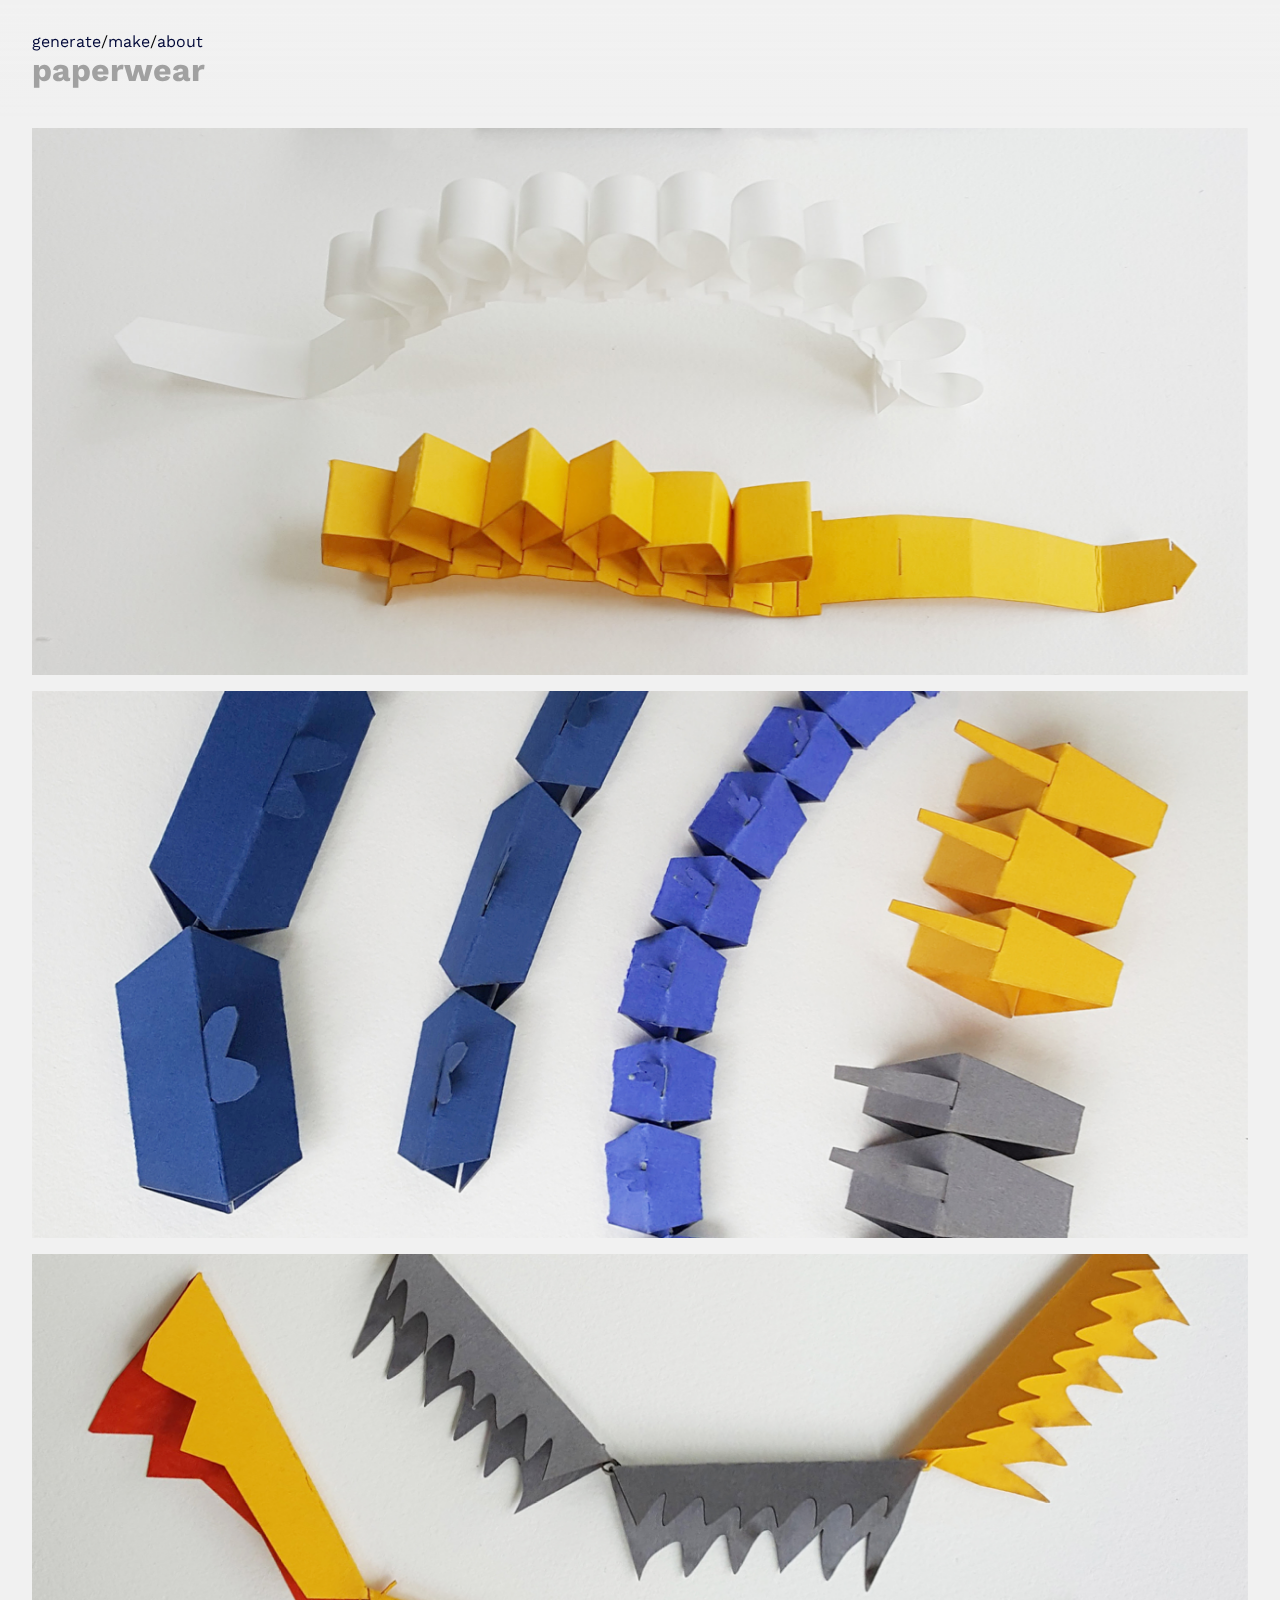
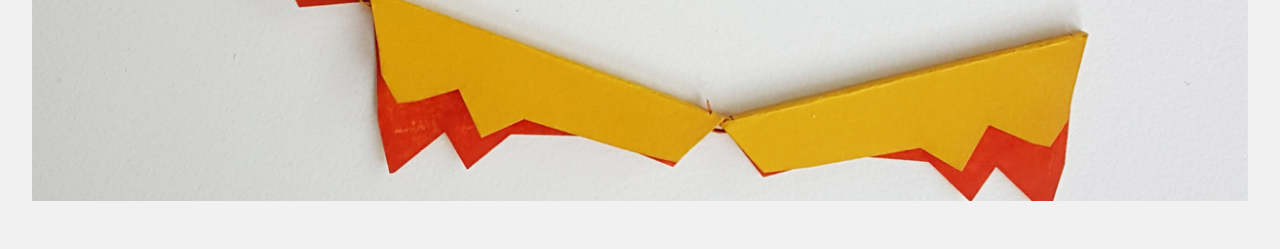
<file: index.html>
<!DOCTYPE html>
<html>

<head>
    <meta charset="UTF-8">
    <title>paperwear</title>
    <link rel="stylesheet" href="./styles/page_style.css">
    <link href="https://fonts.googleapis.com/css?family=Arvo|Work+Sans" rel="stylesheet">
</head>

<body>
    <div id=fixedContainer>
        <div id="fixedMenu">
            <a href="./index.html" class="menuLink">generate</a>/<a href="./content/use.html"
                class="menuLink">make</a>/<a href="./content/about.html" class="menuLink">about</a>
            <h1 id="title">paperwear</h1>

        </div>
    </div>

    <div id=mainFront>
        <div id=img-links>
            <div class="container">
                <a href="./content/braceletCubes/index.html">
                    <img src="./media/braceletBar.jpg" alt="Avatar" class="image" style="width:100%">
                    <div class="middle">
                        <div class="text">Bracelet</div>
                    </div>
                </a>
            </div>
            <div class="container">
                <a href="./content/necklaceFold/index.html">
                    <img src="./media/cubesBar.jpg" alt="Avatar" class="image" style="width:100%">
                    <div class="middle">
                        <div class="text">Fold Necklace</div>
                    </div>
                </a>
            </div>
            <div class="container">
                <a href="./content/necklaceBars/index.html">
                    <img src="./media/wavesBar.jpg" alt="Avatar" class="image" style="width:100%">
                    <div class="middle">
                        <div class="text">Bar Necklace</div>
                    </div>
                </a>
            </div>
        </div>

    </div>
</body>

</html>
</file>
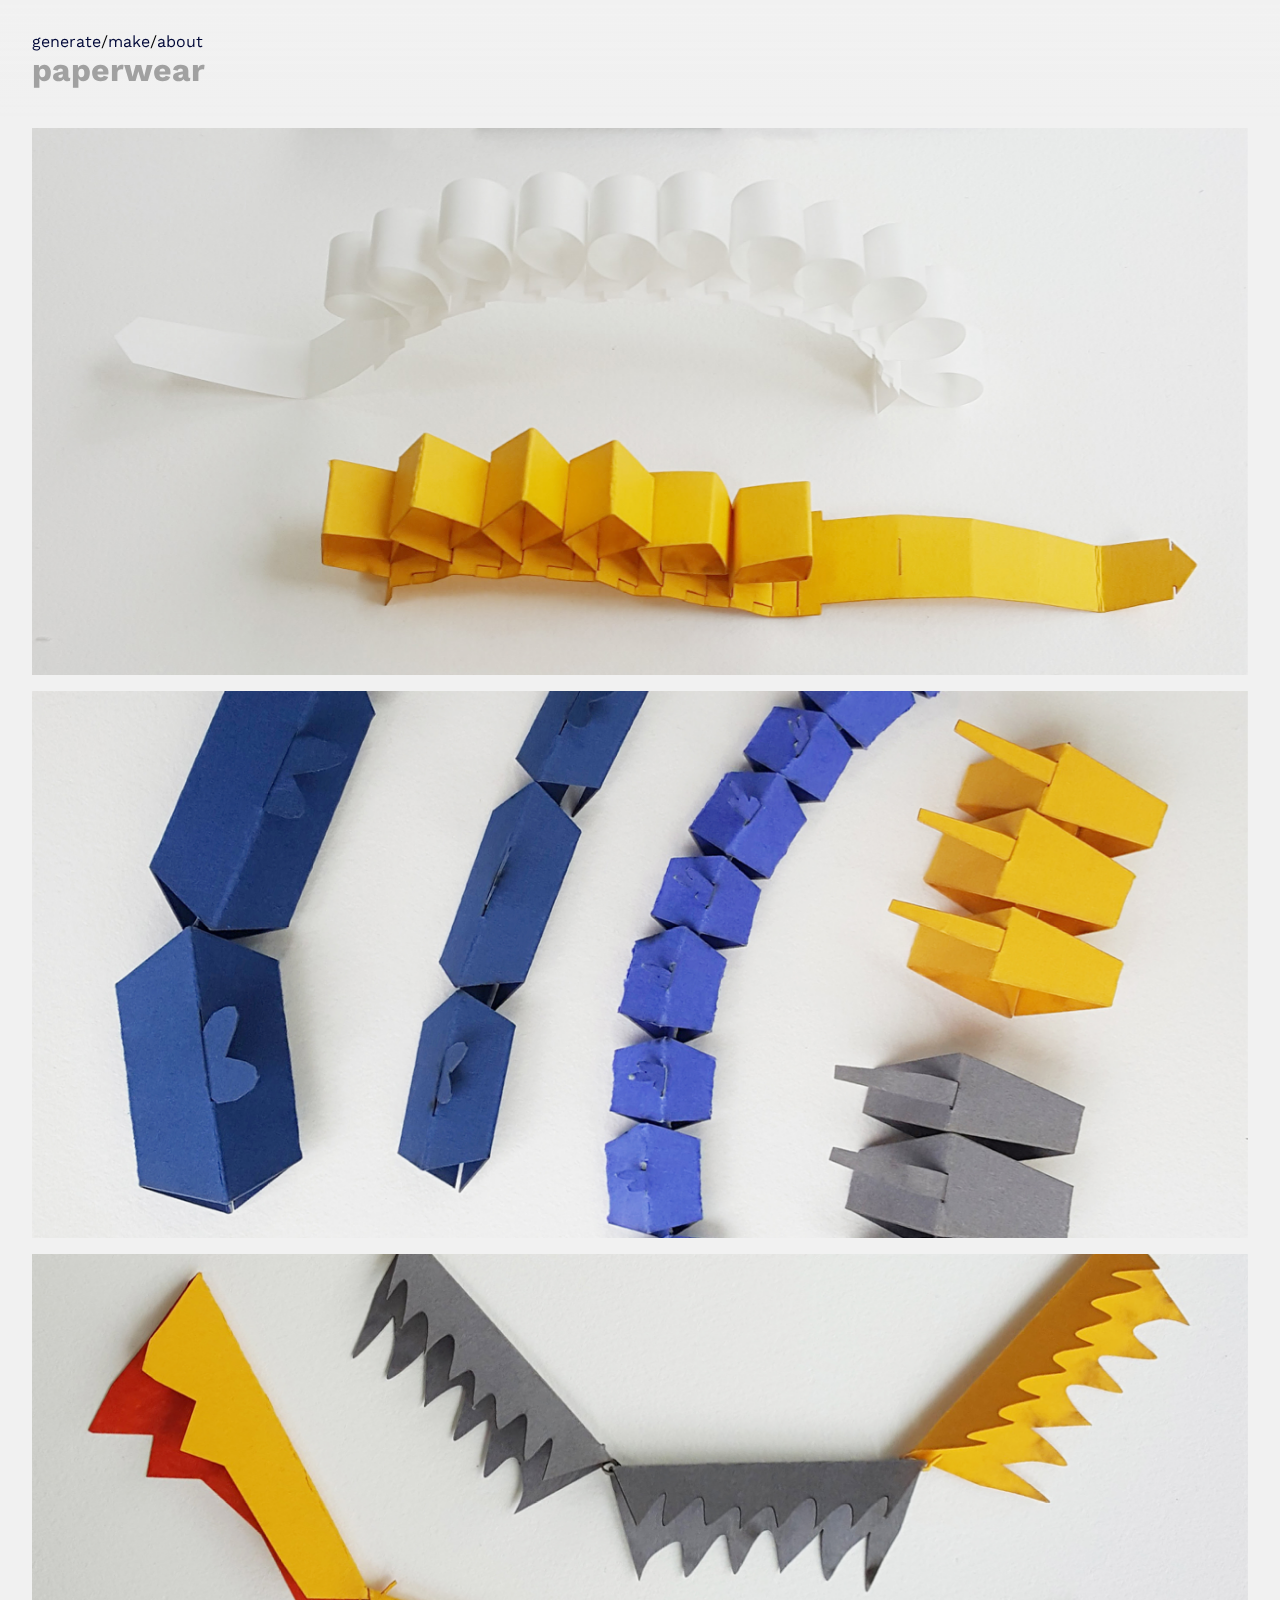
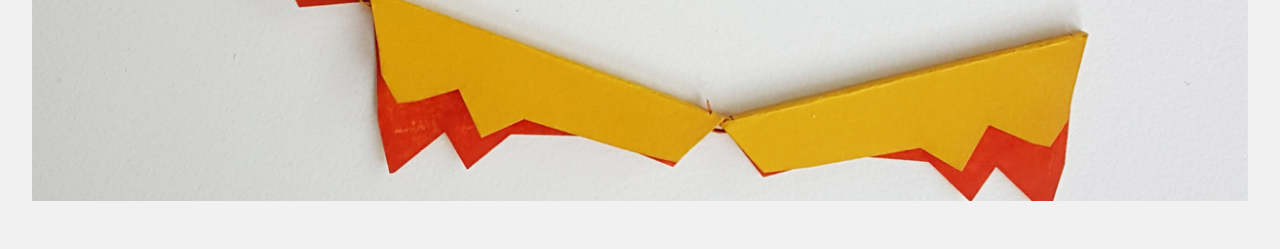
<file: content/index.html>
<!DOCTYPE html>
<html>

<head>
    <meta charset="UTF-8">
    <title>paperwear</title>
    <link rel="stylesheet" href="../../styles/page_style.css">
    <link href="https://fonts.googleapis.com/css?family=Arvo|Work+Sans" rel="stylesheet">
</head>

<body>
    <div id=fixedContainer>
        <div id="fixedMenu">
            <a href="./index.html" class="menuLink">generate</a>/<a href="./use.html" class="menuLink">make</a>/<a
                href="./about.html" class="menuLink">about</a>
            <h1 id="title">paperwear</h1>

        </div>
    </div>

    <div id=mainFront>
        <div id=img-links>
            <div class="container">
                <a href="braceletCubes/index.html">
                    <img src="../../media/braceletBar.jpg" alt="Avatar" class="image" style="width:100%">
                    <div class="middle">
                        <div class="text">Bracelet</div>
                    </div>
                </a>
            </div>
            <div class="container">
                <a href="necklaceFold/index.html">
                    <img src="../../media/cubesBar.jpg" alt="Avatar" class="image" style="width:100%">
                    <div class="middle">
                        <div class="text">Fold Necklace</div>
                    </div>
                </a>
            </div>
            <div class="container">
                <a href="necklaceBars/index.html">
                    <img src="../../media/wavesBar.jpg" alt="Avatar" class="image" style="width:100%">
                    <div class="middle">
                        <div class="text">Bar Necklace</div>
                    </div>
                </a>
            </div>
        </div>

    </div>
</body>

</html>
</file>
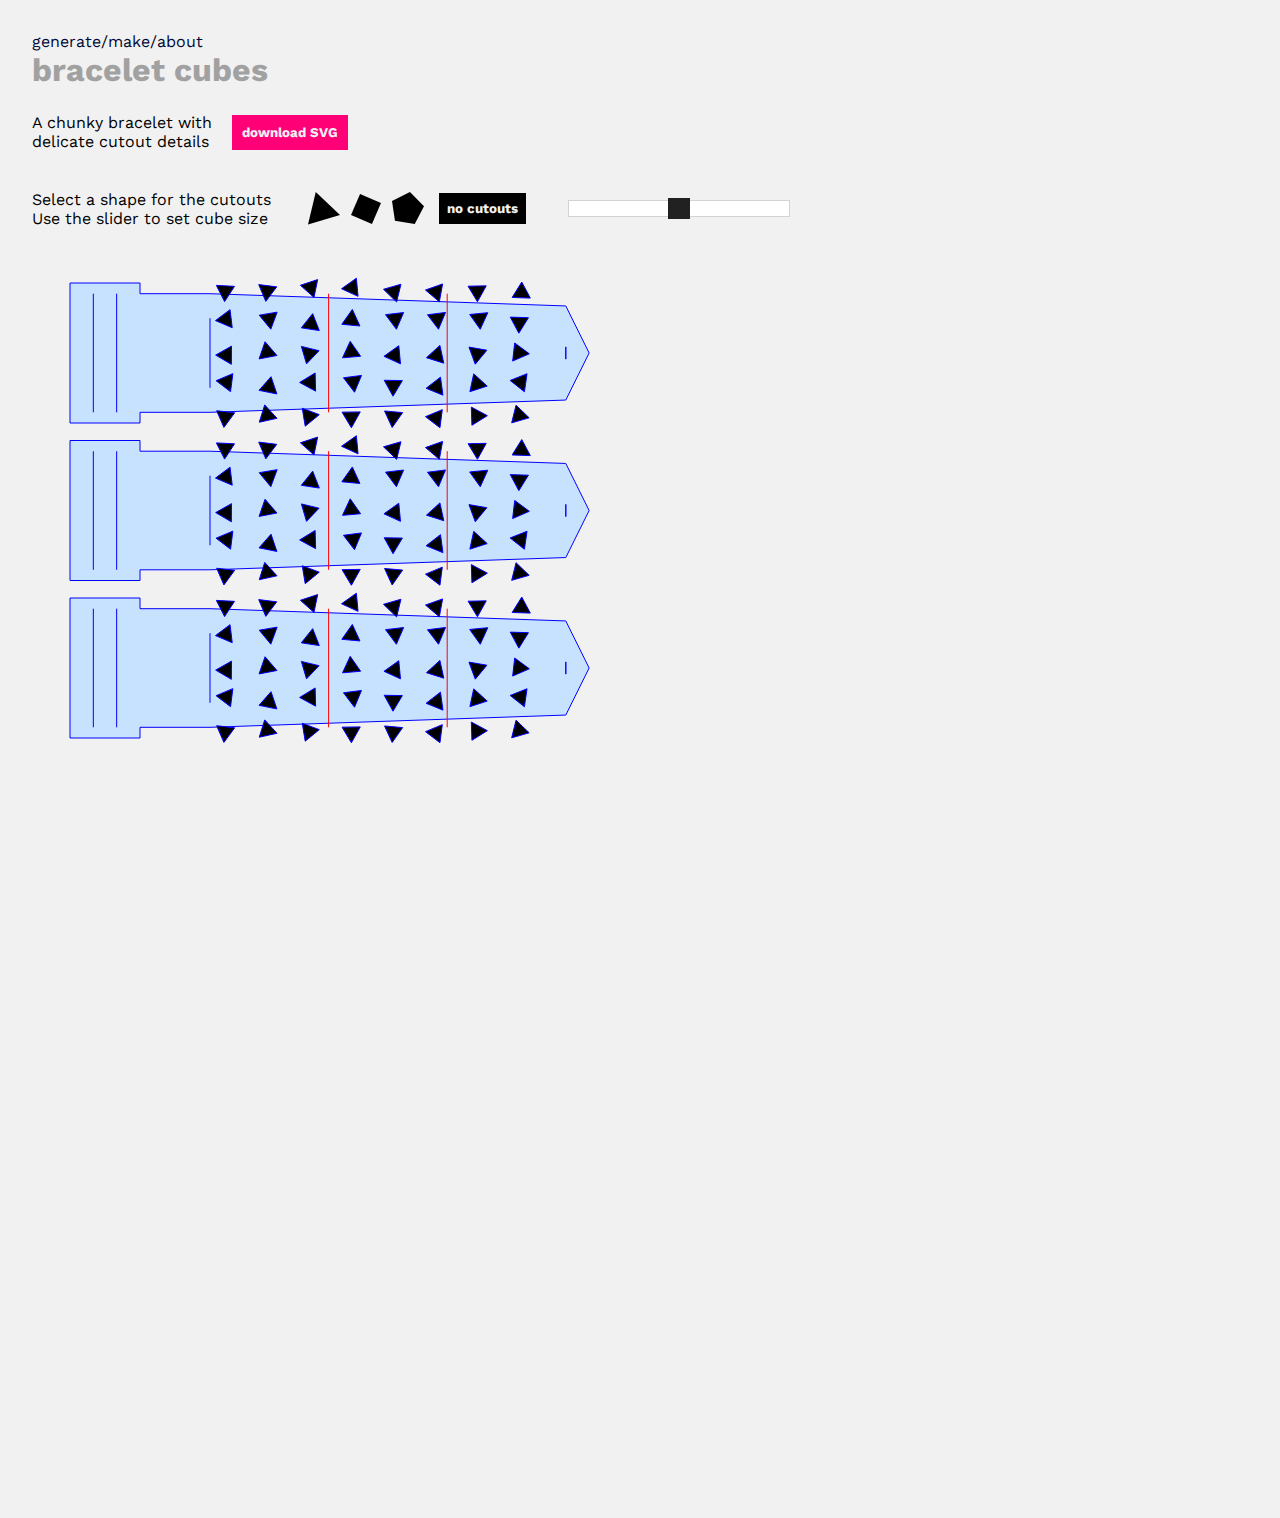
<file: content/braceletCubes/index.html>
<!DOCTYPE html>
<html>

<head>
  <meta charset="UTF-8" />
  <title>Bracelet Cubes</title>
  <link rel="stylesheet" href="../../styles/paper_style.css" />
  <script src="https://cdnjs.cloudflare.com/ajax/libs/jquery/3.6.0/jquery.min.js"
    integrity="sha512-894YE6QWD5I59HgZOGReFYm4dnWc1Qt5NtvYSaNcOP+u1T9qYdvdihz0PPSiiqn/+/3e7Jo4EaG7TubfWGUrMQ=="
    crossorigin="anonymous" referrerpolicy="no-referrer"></script>
  <link rel="stylesheet" href="../../library/jquery-ui.css" />
  <script src="../../library/jquery-ui.min.js"></script>
  <link href="https://fonts.googleapis.com/css?family=Arvo|Work+Sans" rel="stylesheet" />
  <script type="text/javascript" src="../../scripts/paper-full.js"></script>
  <script type="text/javascript" src="../../scripts/script.js"></script>
  <script type="text/javascript" src="../../scripts/braceletGUI.js"></script>
  <script language="javascript" type="text/javascript" src="../../scripts/perlin.js"></script>
  <script type="text/paperscript" src="../../scripts/braceletCubes.js" canvas="myCanvas"></script>
</head>

<body>
  <div id="main">
    <div id="fixedMenu">
      <a href="./../../index.html" class="menuLink">generate</a>/<a href="./../use.html" class="menuLink">make</a>/<a
        href="./../about.html" class="menuLink">about</a>
    </div>
    <div id=title>
      <h1>bracelet cubes</h1>
      <div id=lowerTitle>
        <div class="paper-text">
          A chunky bracelet with<br>delicate cutout details
        </div>
        <button id="download-to-svg">download SVG</button>
      </div>
    </div>
    <div id=menu>
      <div id="stepText">Select a shape for the
        cutouts <br />Use the slider to set cube size</div>
      <svg class="shapeButton" id="tri" xmlns="http://www.w3.org/2000/svg" viewBox="0 0 17.43 17.69">
        <path d="M4.23,0l13.2,12.51L0,17.69Z" />
      </svg>
      <svg class="shapeButton" id="sq" xmlns="http://www.w3.org/2000/svg" viewBox="0 0 20.83 20.83">
        <path class="cls-1" d="M6.54.66,20.17,6.54,14.29,20.17.66,14.29Z" />
      </svg>
      <svg class="shapeButton" id="pent" xmlns="http://www.w3.org/2000/svg" viewBox="0 0 19.69 19.76">
        <path d="M0,5.5,11.05,0l8.64,8.81L14,19.76,1.81,17.71Z" />
      </svg>
      <button class="genButton" id="noCutouts">
        no cutouts
      </button>
      <div id="slider"></div>
    </div>
  </div>
  <canvas id="myCanvas" resize></canvas>
</body>

</html>
</file>
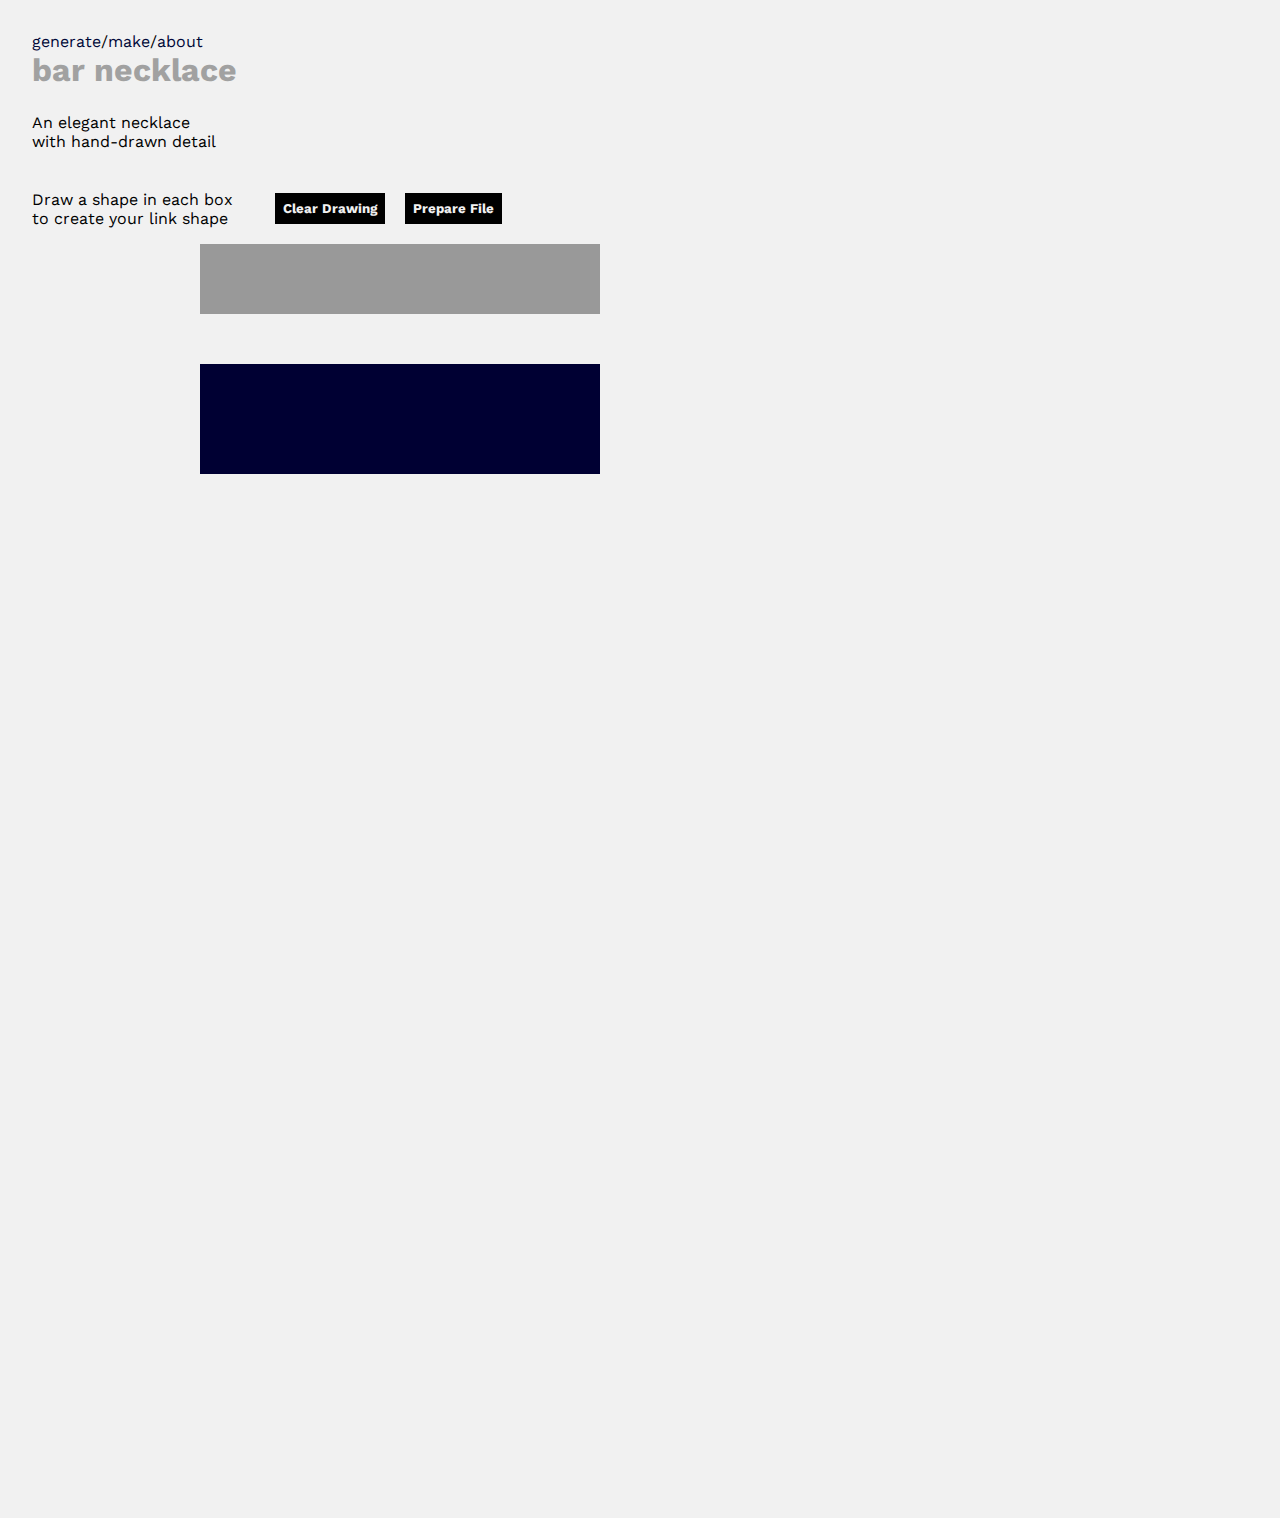
<file: content/necklaceBars/index.html>
<!DOCTYPE html>
<html>

<head>
    <meta charset="UTF-8">
    <title>Sketch1</title>
    <link rel="stylesheet" href="../../styles/paper_style.css">
    <script src="https://cdnjs.cloudflare.com/ajax/libs/jquery/3.6.0/jquery.min.js"
        integrity="sha512-894YE6QWD5I59HgZOGReFYm4dnWc1Qt5NtvYSaNcOP+u1T9qYdvdihz0PPSiiqn/+/3e7Jo4EaG7TubfWGUrMQ=="
        crossorigin="anonymous" referrerpolicy="no-referrer"></script>
    <link rel="stylesheet" href="../../library/jquery-ui.css" />
    <script src="../../library/jquery-ui.min.js"></script>
    <link href="https://fonts.googleapis.com/css?family=Arvo|Work+Sans" rel="stylesheet">
    <script type="text/javascript" src="../../scripts/paper-full.js"></script>
    <script type="text/javascript" src="../../scripts/script.js"></script>
    <script type="text/javascript" src="../../scripts/necklaceBarGUI.js"></script>
    <script language="javascript" type="text/javascript" src="../../scripts/perlin.js"></script>
    <script type="text/paperscript" src="../../scripts/necklaceBars.js" canvas="myCanvas">
    </script>
</head>

<body>
    <div id=main>
        <div id="fixedMenu">
            <a href="./../../index.html" class="menuLink">generate</a>/<a href="./../use.html"
                class="menuLink">make</a>/<a href="./../about.html" class="menuLink">about</a>
        </div>
        <div id=title>
            <h1>bar necklace</h1>
            <div id=lowerTitle>
                <div class="paper-text">
                    An elegant necklace <br /> with hand-drawn detail
                </div>
                <button id="download-to-svg">download SVG</button>
            </div>
        </div>
        <div id=menu>
            <div id="stepText">Draw a shape in each box <br /> to create your link shape</div>
            <button class="genButton" id="boxClear">
                Clear Drawing
            </button>
            <button class="genButton" id="fileMake">
                Prepare File
            </button>
            <div id="slider"></div>
        </div>
    </div>
    <canvas id="myCanvas" resize></canvas>
</body>

</html>
</file>
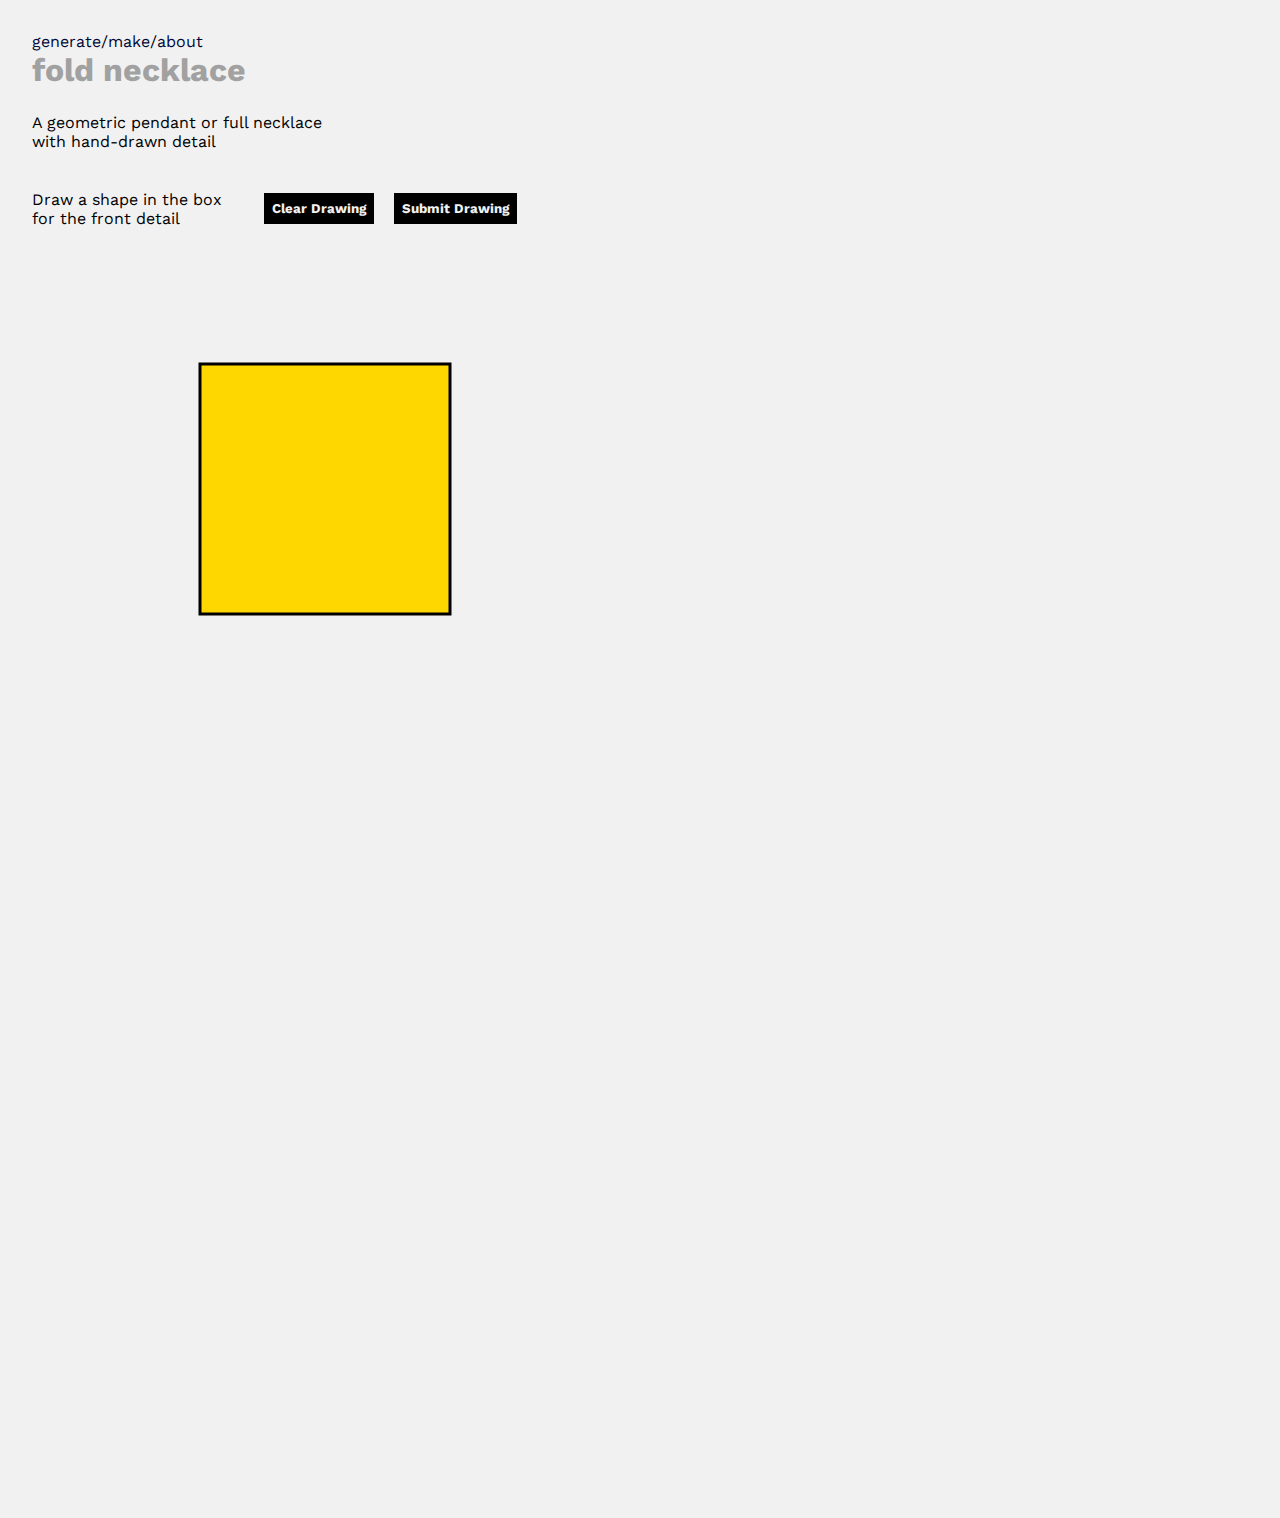
<file: content/necklaceFold/index.html>
<!DOCTYPE html>
<html>

<head>
    <meta charset="UTF-8">
    <title>Sketch1</title>
    <link rel="stylesheet" href="../../styles/paper_style.css">
    <script src="https://cdnjs.cloudflare.com/ajax/libs/jquery/3.6.0/jquery.min.js"
        integrity="sha512-894YE6QWD5I59HgZOGReFYm4dnWc1Qt5NtvYSaNcOP+u1T9qYdvdihz0PPSiiqn/+/3e7Jo4EaG7TubfWGUrMQ=="
        crossorigin="anonymous" referrerpolicy="no-referrer"></script>
    <link rel="stylesheet" href="../../library/jquery-ui.css" />
    <script src="../../library/jquery-ui.min.js"></script>
    <link href="https://fonts.googleapis.com/css?family=Arvo|Work+Sans" rel="stylesheet">
    <script type="text/javascript" src="../../scripts/paper-full.js"></script>
    <script type="text/javascript" src="../../scripts/script.js"></script>
    <script type="text/javascript" src="../../scripts/necklaceCubeGUI.js"></script>
    <script language="javascript" type="text/javascript" src="../../scripts/perlin.js"></script>
    <script type="text/paperscript" src="../../scripts/necklaceFold.js" canvas="myCanvas">
    </script>
</head>

<body>
    <div id="main">
        <div id="fixedMenu">
            <a href="./../../index.html" class="menuLink">generate</a>/<a href="./../use.html"
                class="menuLink">make</a>/<a href="./../about.html" class="menuLink">about</a>
        </div>
        <div id=title>
            <h1>fold necklace</h1>
            <div id=lowerTitle>
                <div class="paper-text">
                    A geometric pendant or full necklace <br /> with hand-drawn detail
                </div>
                <button id="download-to-svg">download SVG</button>
            </div>
        </div>
        <div id=menu>
            <div id="stepText">Draw a shape in the box <br /> for the front detail</div>
            <button class="genButton" id="boxClear">
                Clear Drawing
            </button>
            <button class="genButton" id="boxSubmit">
                Submit Drawing
            </button>
            <input type="text" id="inputNum">
            <button class="genButton" id="submitNum">
                Set link <br /> number
            </button>
            <div id="slider"></div>
        </div>
    </div>
    <canvas id="myCanvas" resize></canvas>
</body>

</html>
</file>
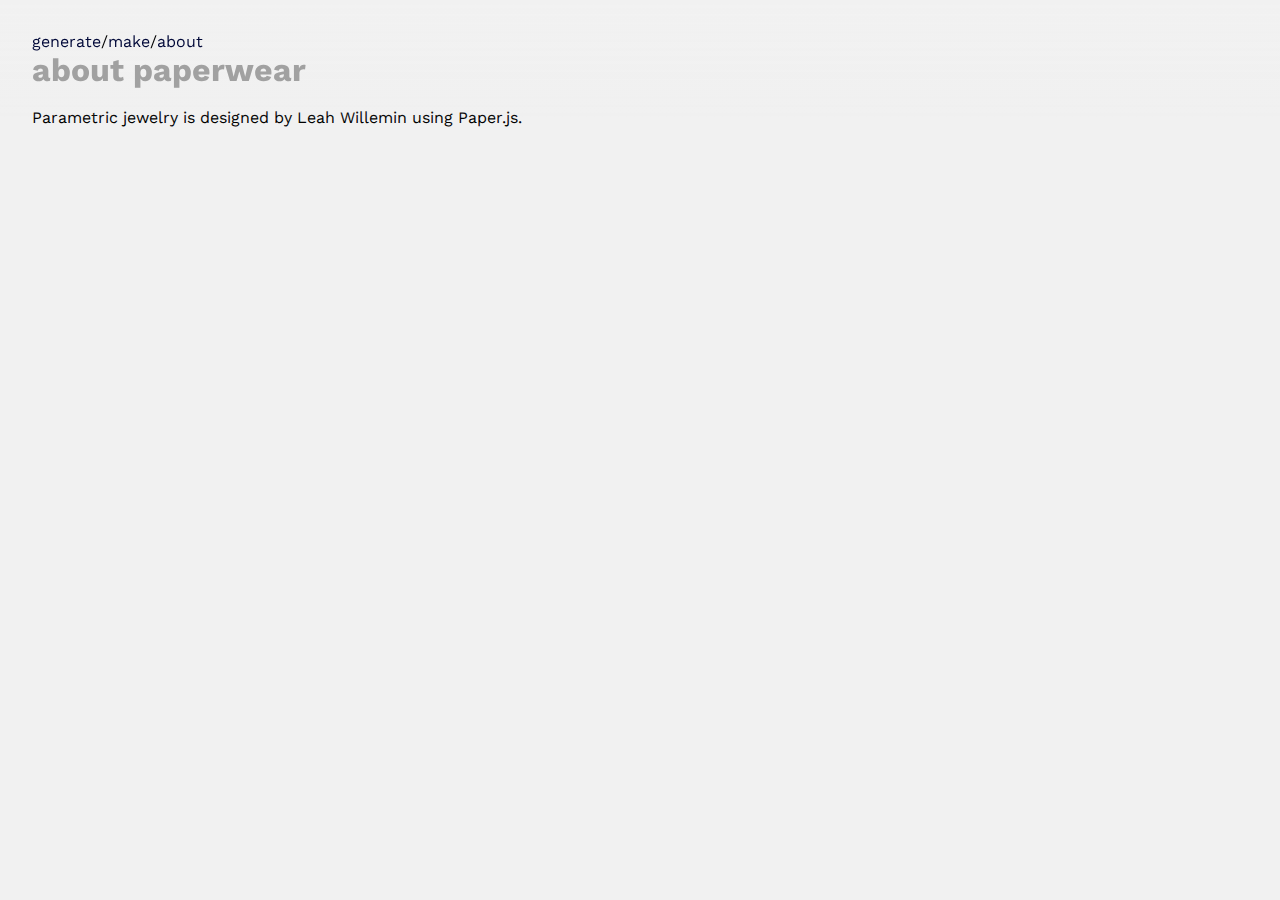
<file: content/about.html>
<!DOCTYPE html>
<html>

<head>
    <meta charset="utf-8" />
    <meta http-equiv="X-UA-Compatible" content="IE=edge">
    <title>about</title>
    <link href="https://fonts.googleapis.com/css?family=Arvo|Work+Sans" rel="stylesheet">
    <meta name="viewport" content="width=device-width, initial-scale=1">
    <link rel="stylesheet" href="../styles/page_style.css">
</head>

<body>
    <div id=fixedContainer>
        <div id="fixedMenu">

            <a href="./../index.html" class="menuLink">generate</a>/<a href="./use.html" class="menuLink">make</a>/<a
                href="./about.html" class="menuLink">about</a>
            <h1 id="title">about paperwear</h1>
        </div>
    </div>

    <div id=main>
        <div class="page-text">
            Parametric jewelry is designed by Leah Willemin using Paper.js.
        </div>
    </div>
</body>

</html>
</file>
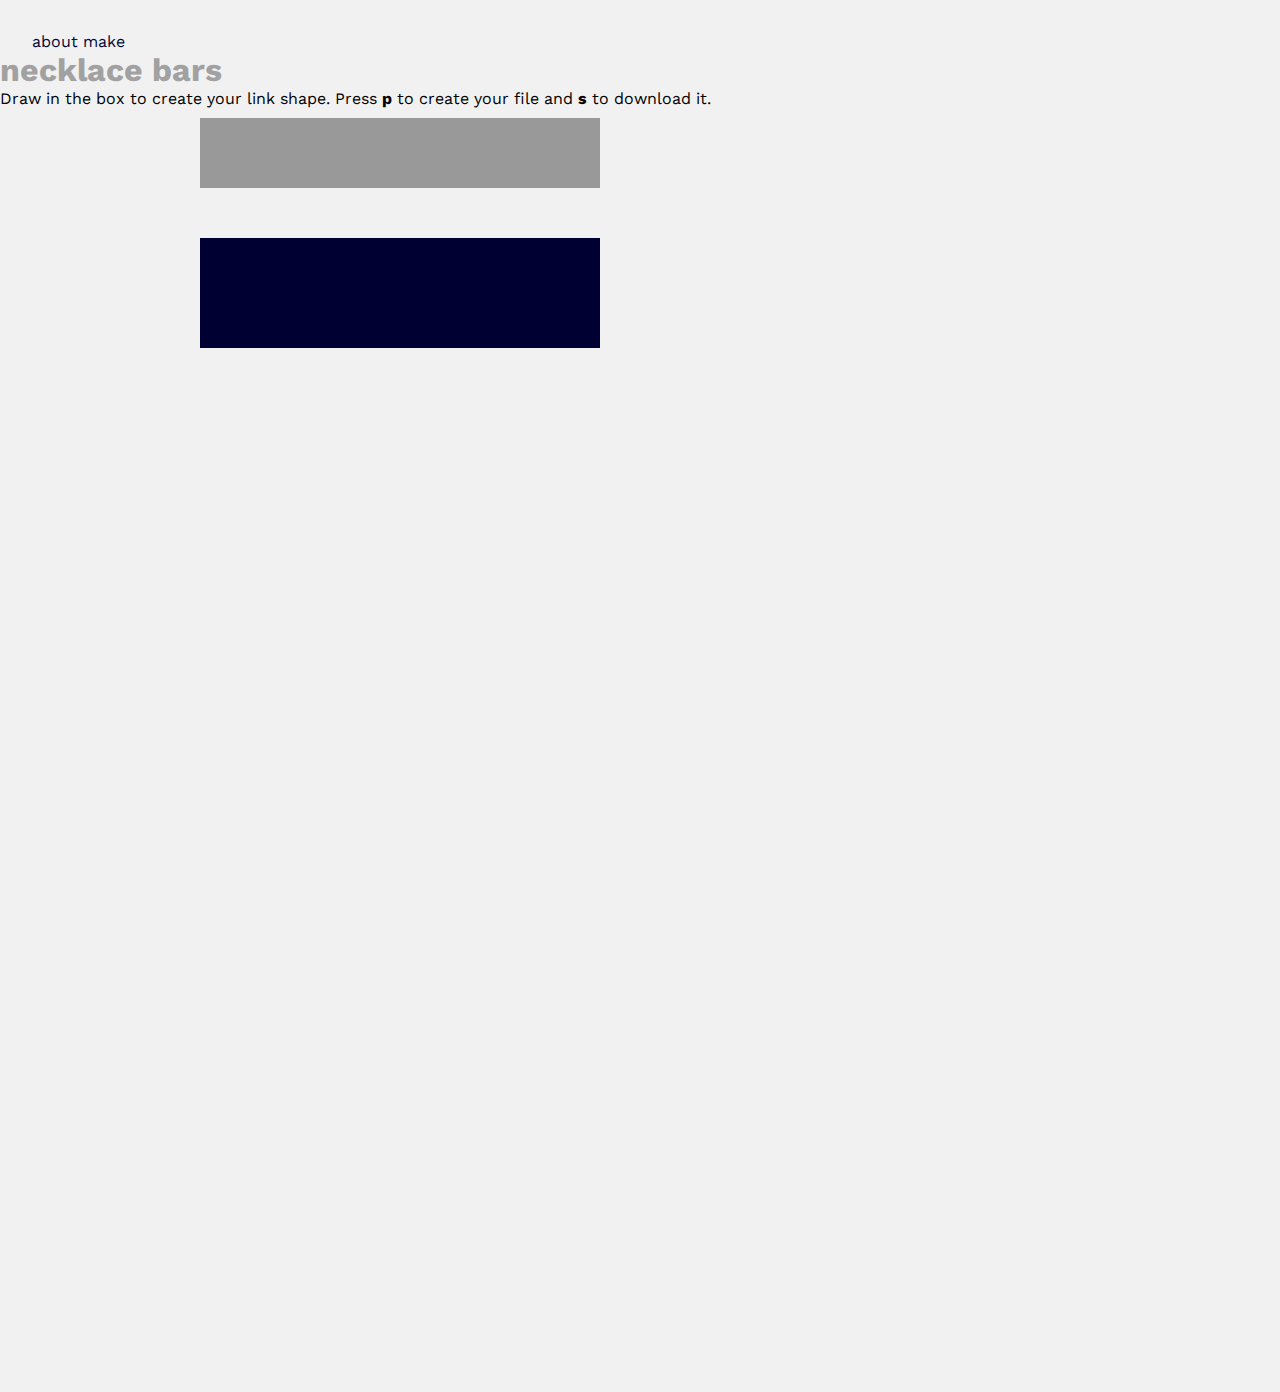
<file: content/generate.html>
<!DOCTYPE html>
<html>

<head>
    <meta charset="UTF-8">
    <title>Sketch1</title>
    <link rel="stylesheet" href="../../styles/paper_style.css">
    <link href="https://fonts.googleapis.com/css?family=Arvo|Work+Sans" rel="stylesheet">
    <script type="text/javascript" src="../../scripts/paper-full.js"></script>
    <script type="text/javascript" src="../../scripts/script.js"></script>
    <script language="javascript" type="text/javascript" src="../../scripts/perlin.js"></script>
    <script type="text/paperscript" src="../../scripts/necklaceBars.js" canvas="myCanvas">
    </script>
</head>

<body>
    <div id="fixedMenu">
        <a href="../about.html" class="menuLink">about</a>
        <a href="../use.html" class="menuLink">make</a>
    </div>

    <div id=main>
        <h1>necklace bars</h1>
        <div class="paper-text">
            Draw in the box to create your link shape.
            Press <b>p</b> to create your file and <b>s</b> to download it.
        </div>
    </div>
    <canvas id="myCanvas" resize></canvas>
</body>

</html>
</file>
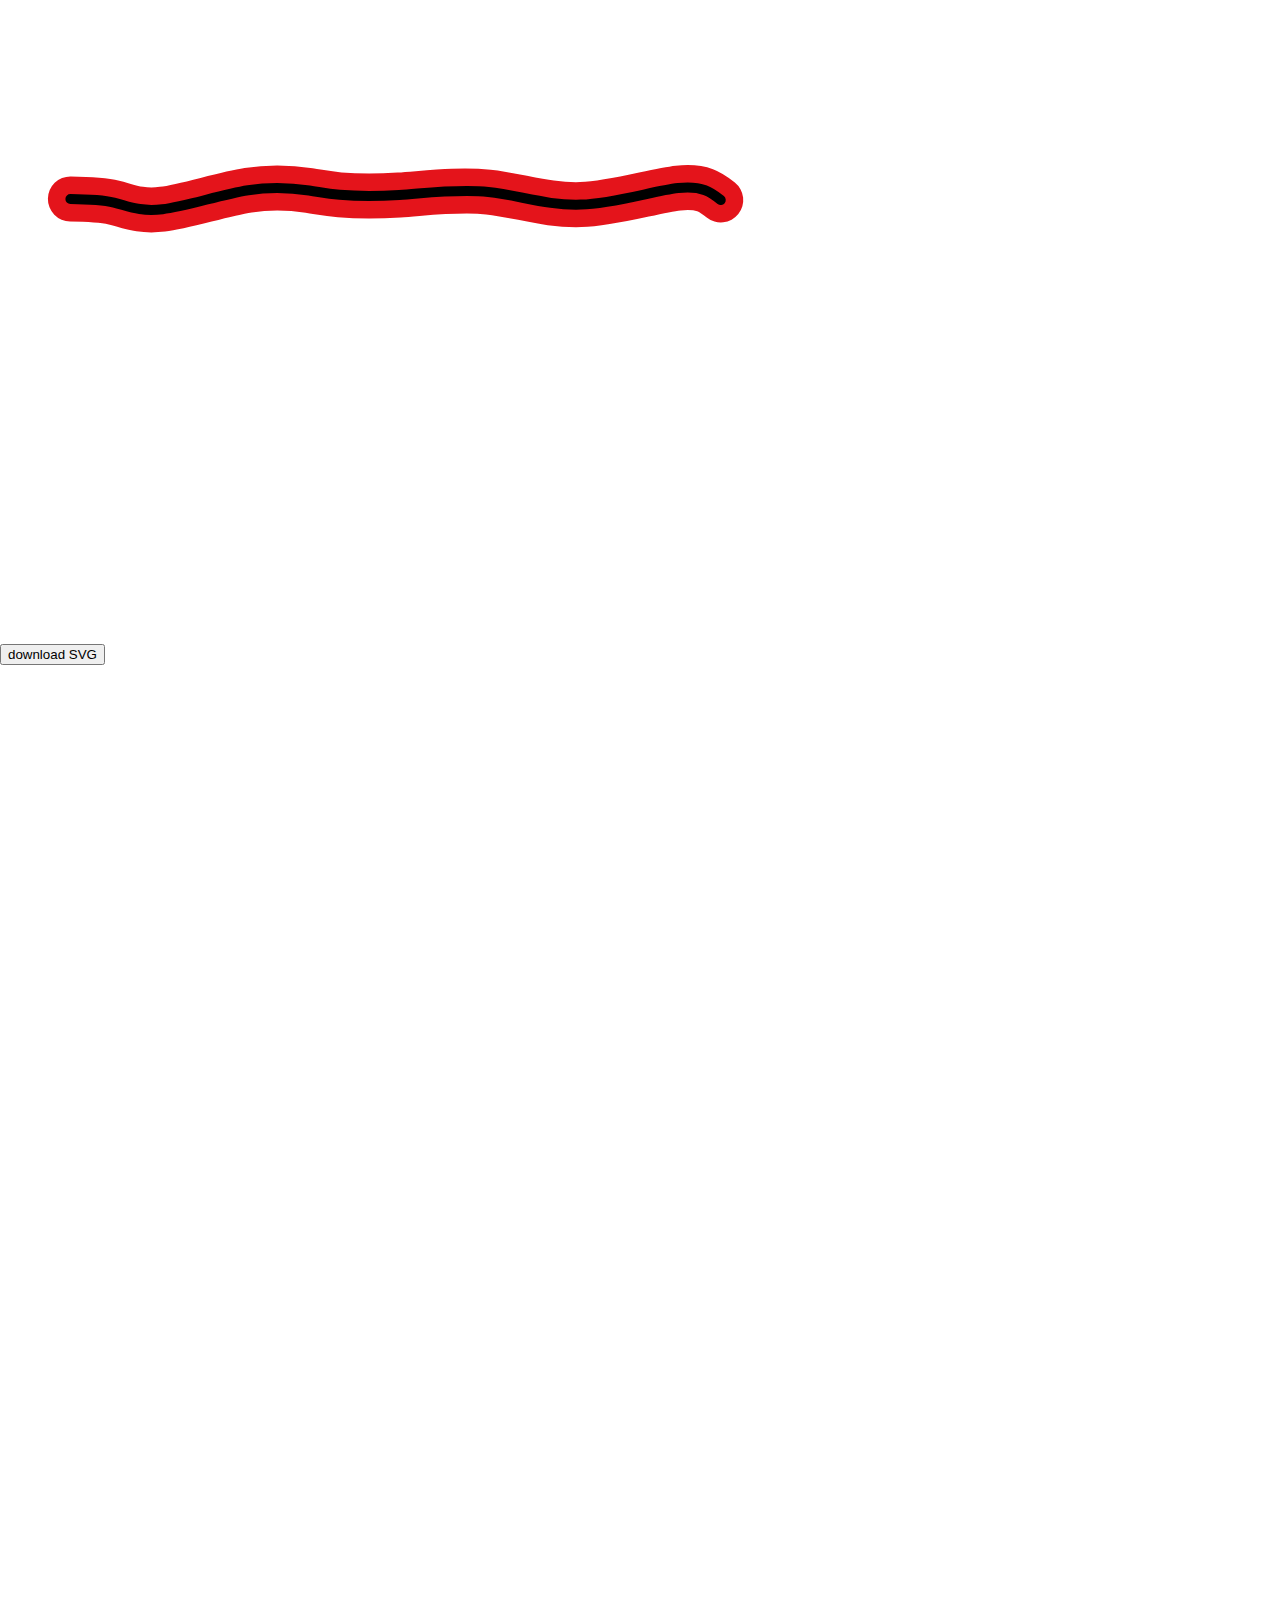
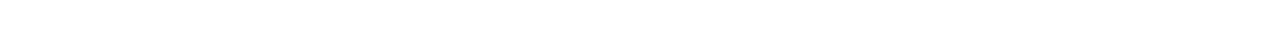
<file: content/gravityChain.html>
<!DOCTYPE html>
<html lang="en">

<head>
    <meta charset="utf-8">
    <link rel="stylesheet" href="../styles/gravity_style.css" />

    <!-- Matter -->
    <script src="../scripts/matter.js"></script>

    <!-- MatterTools -->
    <script src="https://code.jquery.com/jquery-3.1.1.js"></script>

    <script type="text/javascript" src="../scripts/paper-full.js"></script>

    <!-- Sketch -->
    <script src="../scripts/gravityChain.js"></script>

    <style type="text/css">
        * {
            box-sizing: border-box;
        }

        body {
            margin: 0;
            padding: 0;
        }
    </style>
</head>

<body>

    <canvas id="myCanvas" resize></canvas>
    <button id="download-to-svg">download SVG</button>
</body>

</html>
</file>
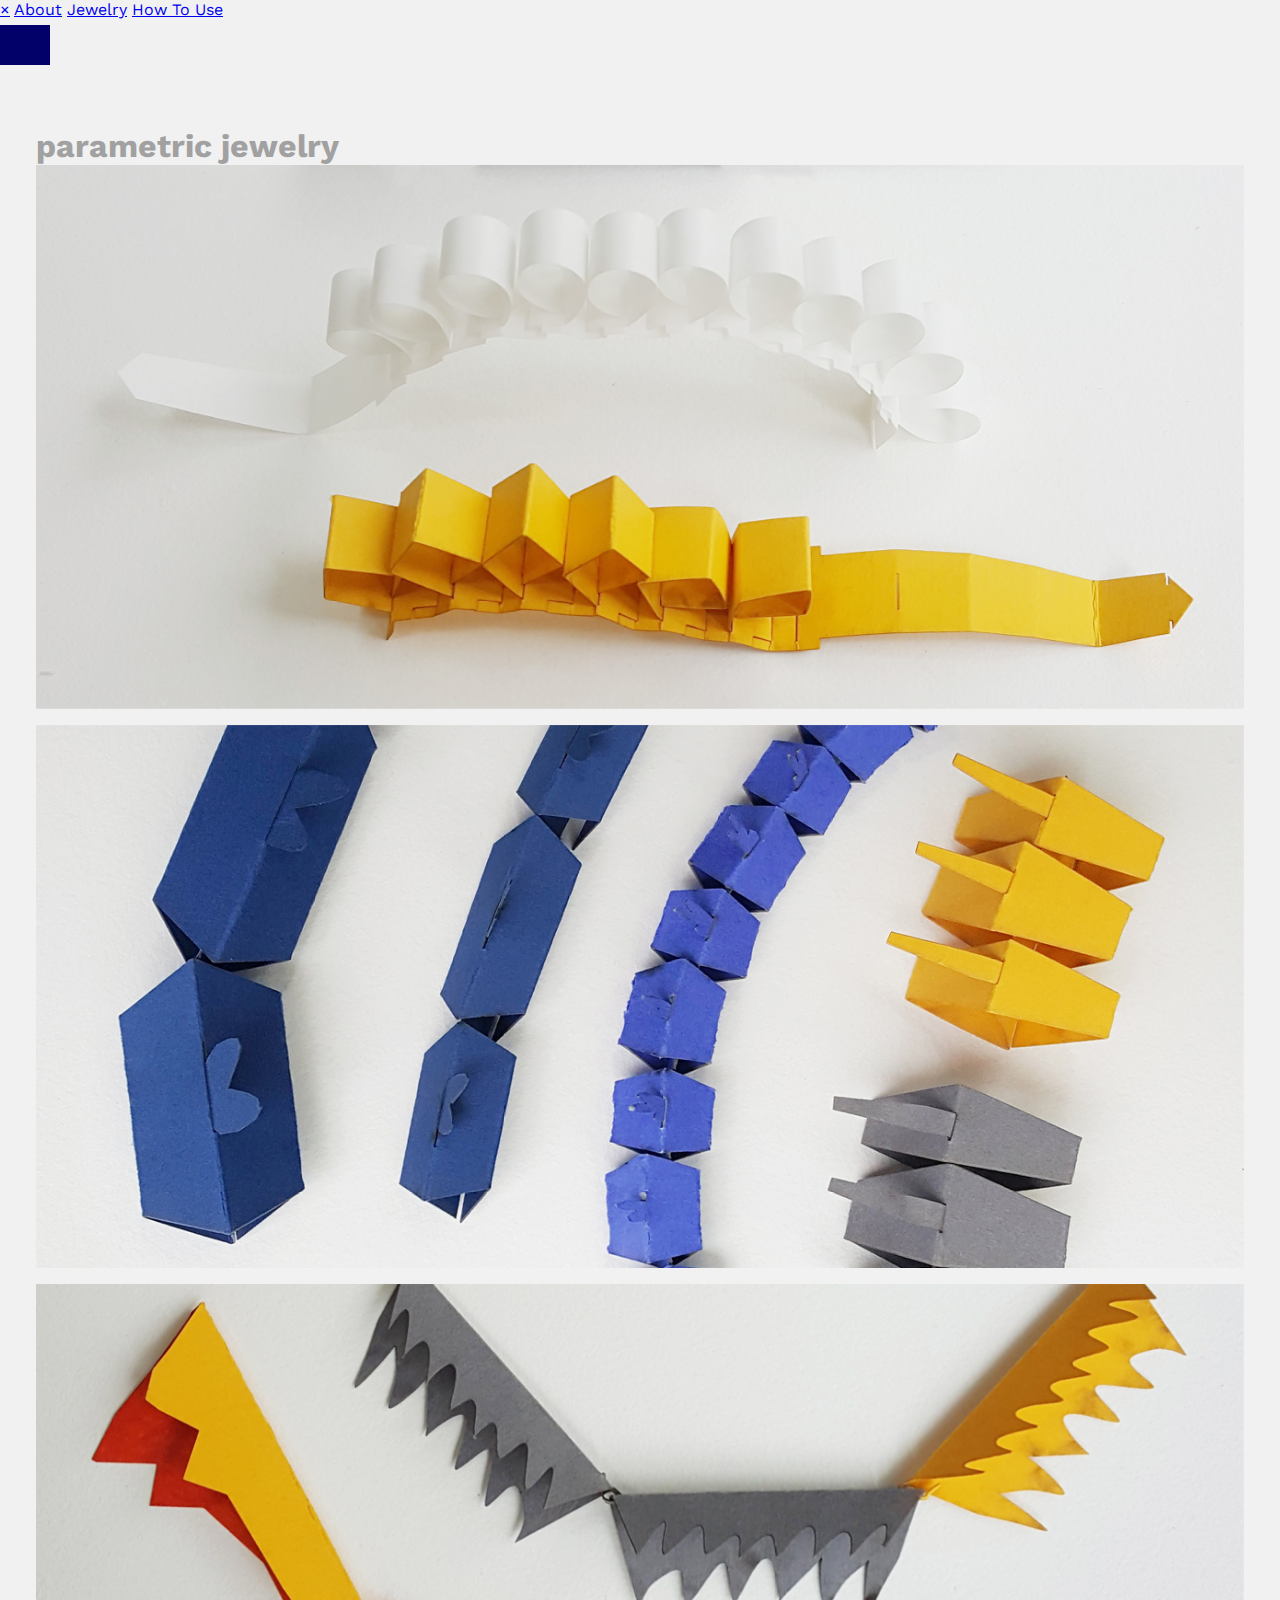
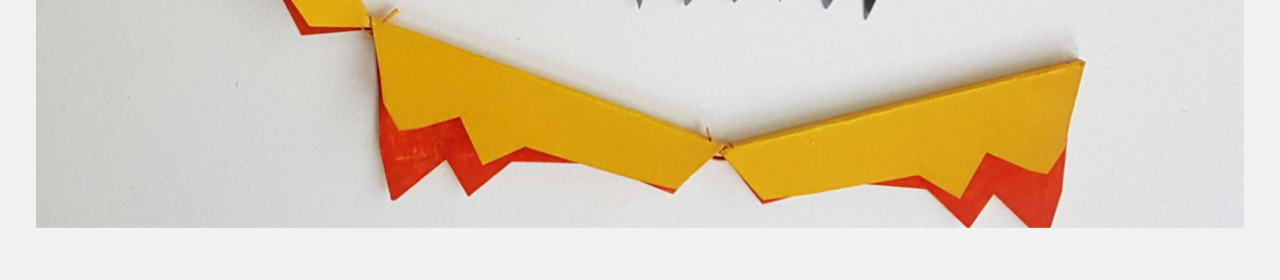
<file: content/jewelry.html>
<!DOCTYPE html>
<html>
<head>
    <meta charset="UTF-8">
    <title>jewelry</title>
    <link rel="stylesheet" href="../../styles/page_style.css">
    <link href="https://fonts.googleapis.com/css?family=Arvo|Work+Sans" rel="stylesheet">
</head>
<body>
    <script type="text/javascript" src="../../scripts/script.js"></script>
    <div id="mySidenav" class="sidenav">
            <a href="javascript:void(0)" class="closebtn" onclick="closeNav()">&times;</a>
            <a href="./about.html">About</a>
            <a href="./jewelry.html">Jewelry</a>
            <a href="./use.html">How To Use</a>
    </div>

    <div id=main>
        <span id="menu" onclick="openNav()"></span>
        
        <h1 id="title" >parametric jewelry</h1>
        
        <div id=img-links>
            <div class="container">
                <a href="braceletCubes/index.html">
                    <img src="../../media/braceletBar.jpg" alt="Avatar" class="image" style="width:100%">
                    <div class="middle">
                        <div class="text">Bracelet</div>
                    </div>
                </a>
            </div>
            <div class="container">
                <a href="necklaceFold/index.html">
                    <img src="../../media/cubesBar.jpg" alt="Avatar" class="image" style="width:100%">
                    <div class="middle">
                    <div class="text">Fold Necklace</div>
                    </div>
                </a>
            </div>
            <div class="container">
                <a href="necklaceBars/index.html">
                    <img src="../../media/wavesBar.jpg" alt="Avatar" class="image" style="width:100%">
                    <div class="middle">
                    <div class="text">Bar Necklace</div>
                    </div>
                </a>
            </div>
        </div>

    </div>
</body>
</html>
</file>
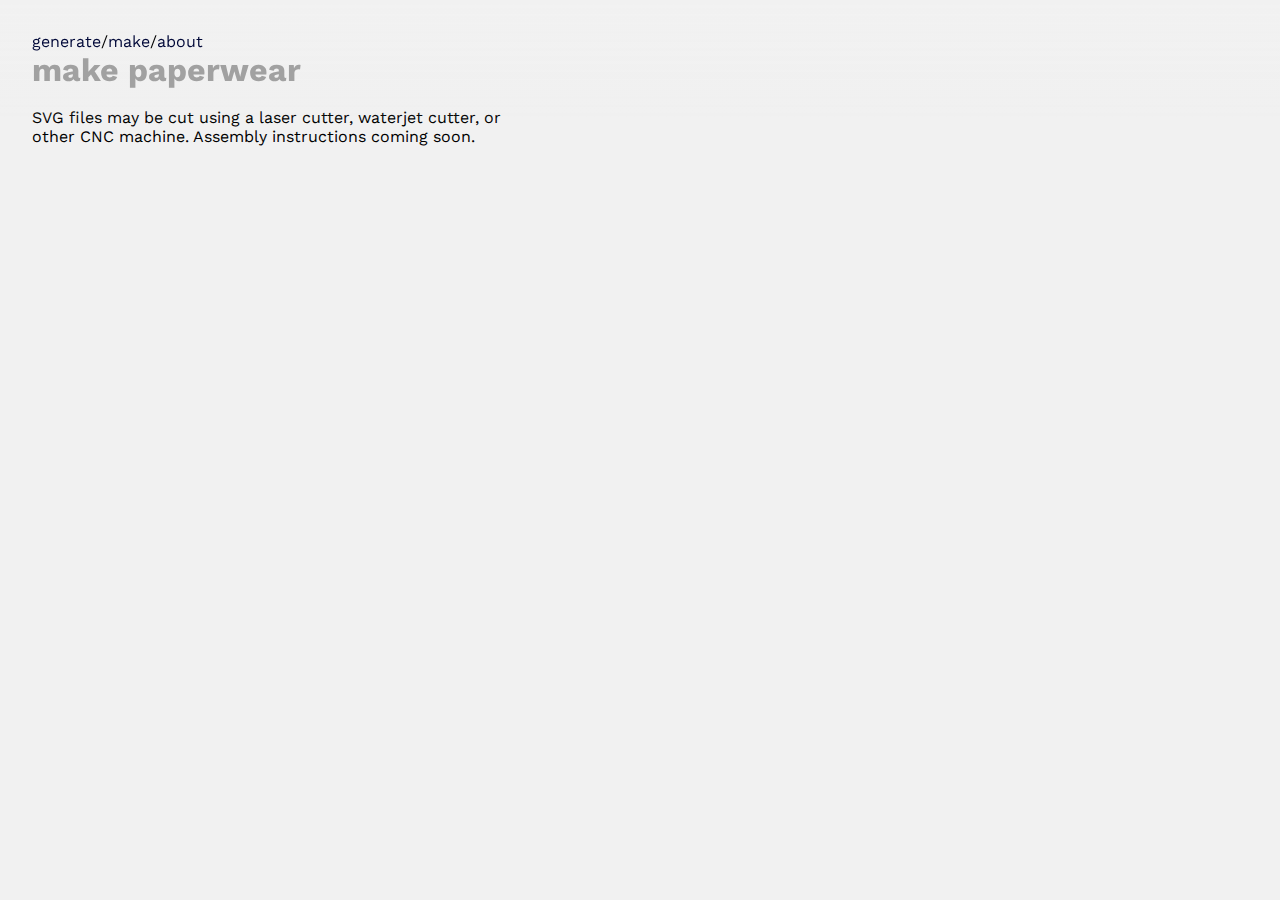
<file: content/use.html>
<!DOCTYPE html>
<html>

<head>
    <meta charset="utf-8" />
    <meta http-equiv="X-UA-Compatible" content="IE=edge">
    <title>make paperwear</title>
    <link href="https://fonts.googleapis.com/css?family=Arvo|Work+Sans" rel="stylesheet">
    <meta name="viewport" content="width=device-width, initial-scale=1">
    <link rel="stylesheet" href="../styles/page_style.css">
</head>

<body>
    <div id=fixedContainer>
        <div id="fixedMenu">

            <a href="./../index.html" class="menuLink">generate</a>/<a href="./use.html" class="menuLink">make</a>/<a
                href="./about.html" class="menuLink">about</a>
            <h1 id="title">make paperwear</h1>
        </div>
    </div>
    <div id=main>
        <div class="page-text">
            SVG files may be cut using a laser cutter, waterjet cutter, or other CNC machine.
            Assembly instructions coming soon.
        </div>
    </div>
</body>

</html>
</file>
<file: styles/page_style.css>
body {
  margin: 0;
  padding: 0;
  background-color: rgb(241, 241, 241);
  font-family: 'Work Sans', sans-serif;
}

h1#title {
  margin: 0;
  padding: 0;
  color: rgb(161, 161, 161);
  font-family: 'Work Sans', sans-serif;
  font-size: 2em;
}


#fixedContainer {
  position: fixed;
  top: 0px;
  width: 100%;
  z-index: 2;
  background: linear-gradient(rgba(241, 241, 241, 1), rgba(241, 241, 241, 0));
}


#fixedMenu {
  padding-top: 32px;
  padding-left: 32px;
  padding-bottom: 32px;
}

.page-text {
  position: absolute;
  width: 40%;
  left: 2em;
}

.menuLink {
  display: inline-block;
  outline: none;
  color: rgb(0, 8, 56);
  text-decoration: none;
  font-size: 1em;
}

.menuLink:hover {
  color: rgb(255, 0, 119);
}

#mainFront {
  display: block;
  margin-top: 96px;
  padding: 32px;
}

#main {
  display: block;
  margin-top: 72px;
  padding: 36px;
}

#img-links {
  display: inline;
}

.container {
  position: relative;
  margin-bottom: 1em;
}

.image {
  opacity: 1;
  display: block;
  width: 100%;
  height: auto;
  transition: .5s ease;
  backface-visibility: hidden;
}

.middle {
  transition: .5s ease;
  opacity: 0;
  position: absolute;
  top: 50%;
  left: 50%;
  transform: translate(-50%, -50%);
  -ms-transform: translate(-50%, -50%);
  text-align: center;
}

/* .container:hover .image {
  opacity: 0.3;
} */

.container:hover .middle {
  opacity: 1;
}

.text {
  background-color: rgb(255, 0, 119);
  color: white;
  font-size: 1em;
  padding: 1em;
}

span#menu {
  position: absolute;
  top: 25px;
  left: 0px;
  width: 50px;
  height: 40px;
  font-size: 30px;
  cursor: pointer;
  background-color: rgb(2, 0, 105);
}

/* Scale canvas with resize attribute to full size */
canvas {
  width: 100%;
  height: 100%;
}
</file>
<file: styles/paper_style.css>
body {
    margin: 0;
    overflow: hidden;
    height: 100%;
    background-color: rgb(241, 241, 241);
    font-family: 'Work Sans', sans-serif;
}

h1 {
    margin: 0;
    color: rgb(161, 161, 161);
    font-family: 'Work Sans', sans-serif;
    display: block;
}

.menuLink {
    display: inline-block;
    outline: none;
    color: rgb(0, 8, 56);
    text-decoration: none;
    font-size: 1em;
}

#fixedMenu {
    display: block;
    padding-top: 32px;
    padding-left: 32px;
}


#main {
    display: block;
    margin: 0;
    padding: 0;
}

#slider {
    margin: 10px;
    flex-grow: 2;
    margin-left: 32px;
}

#stepText {
    padding-right: 32px;
}

.shapeButton {
    width: 32px;
    padding: 5px;
}

.shapeButton :hover {
    fill: rgb(255, 0, 119);
}

#title {
    padding-left: 32px;
    padding-bottom: 32px;
    display: block;
}

#lowerTitle {
    padding-top: 24px;
    display: flex;
    align-items: center;
}

#menu {
    padding-left: 32px;
    padding-right: 32px;
    display: inline-flex;
    width: 60%;
    align-items: center;
}

#inputNum {
    width: 24px;
    margin-left: 32px;
}

.genButton {
    font-family: 'Work Sans',
        sans-serif;
    padding: 8px;
    margin: 10px;
    border: none;
    background-color: rgb(0, 0, 0);
    font-weight: bold;
    color: rgb(241, 241, 241);
}

.genButton:hover {
    background-color: rgb(255, 0, 119);
}

.paper-text {
    padding-right: 10px;
}

/* Scale canvas with resize attribute to full size */
canvas[resize] {
    width: 100%;
    height: 100%;
    aspect-ratio: 1/1;
}

a:hover {
    color: rgb(255, 0, 119);
}

span#menu {
    position: absolute;
    top: 2em;
    left: 0px;
    width: 50px;
    height: 40px;
    font-size: 30px;
    cursor: pointer;
    background-color: rgb(2, 0, 105);
}

#download-to-svg {
    font-family: 'Work Sans',
        sans-serif;
    border: none;
    background-color: rgb(255, 0, 119);
    padding: 10px;
    margin-left: 10px;
    font-weight: bold;
    color: rgb(241, 241, 241);
}


#download-to-svg:hover {
    background-color: rgb(0, 0, 0);
}

.sidenav {
    height: 150px;
    width: 0;
    position: fixed;
    z-index: 1;
    top: 25px;
    left: 0;
    background-color: rgb(2, 0, 105);
    overflow-x: hidden;
    transition: 0.5s;
    padding-top: 60px;
}

.sidenav a {
    padding: 8px 8px 8px 32px;
    text-decoration: none;
    font-weight: bold;
    font-size: 18px;
    color: #b4b4b4;
    display: block;
    transition: 0.3s;
}

.sidenav a:hover {
    color: #ffce2e;
}

.sidenav .closebtn {
    position: absolute;
    top: 0;
    left: 0;
    font-size: 36px;
}

@media screen and (max-height: 450px) {
    .sidenav {
        padding-top: 15px;
    }

    .sidenav a {
        font-size: 18px;
    }
}
</file>
<file: styles/gravity_style.css>
body {
    margin: 0;
    overflow: hidden;
    height: 100%;
}

/* Scale canvas with resize attribute to full size */
canvas {
    width: 100%;
    height: 100%;
}
</file>
